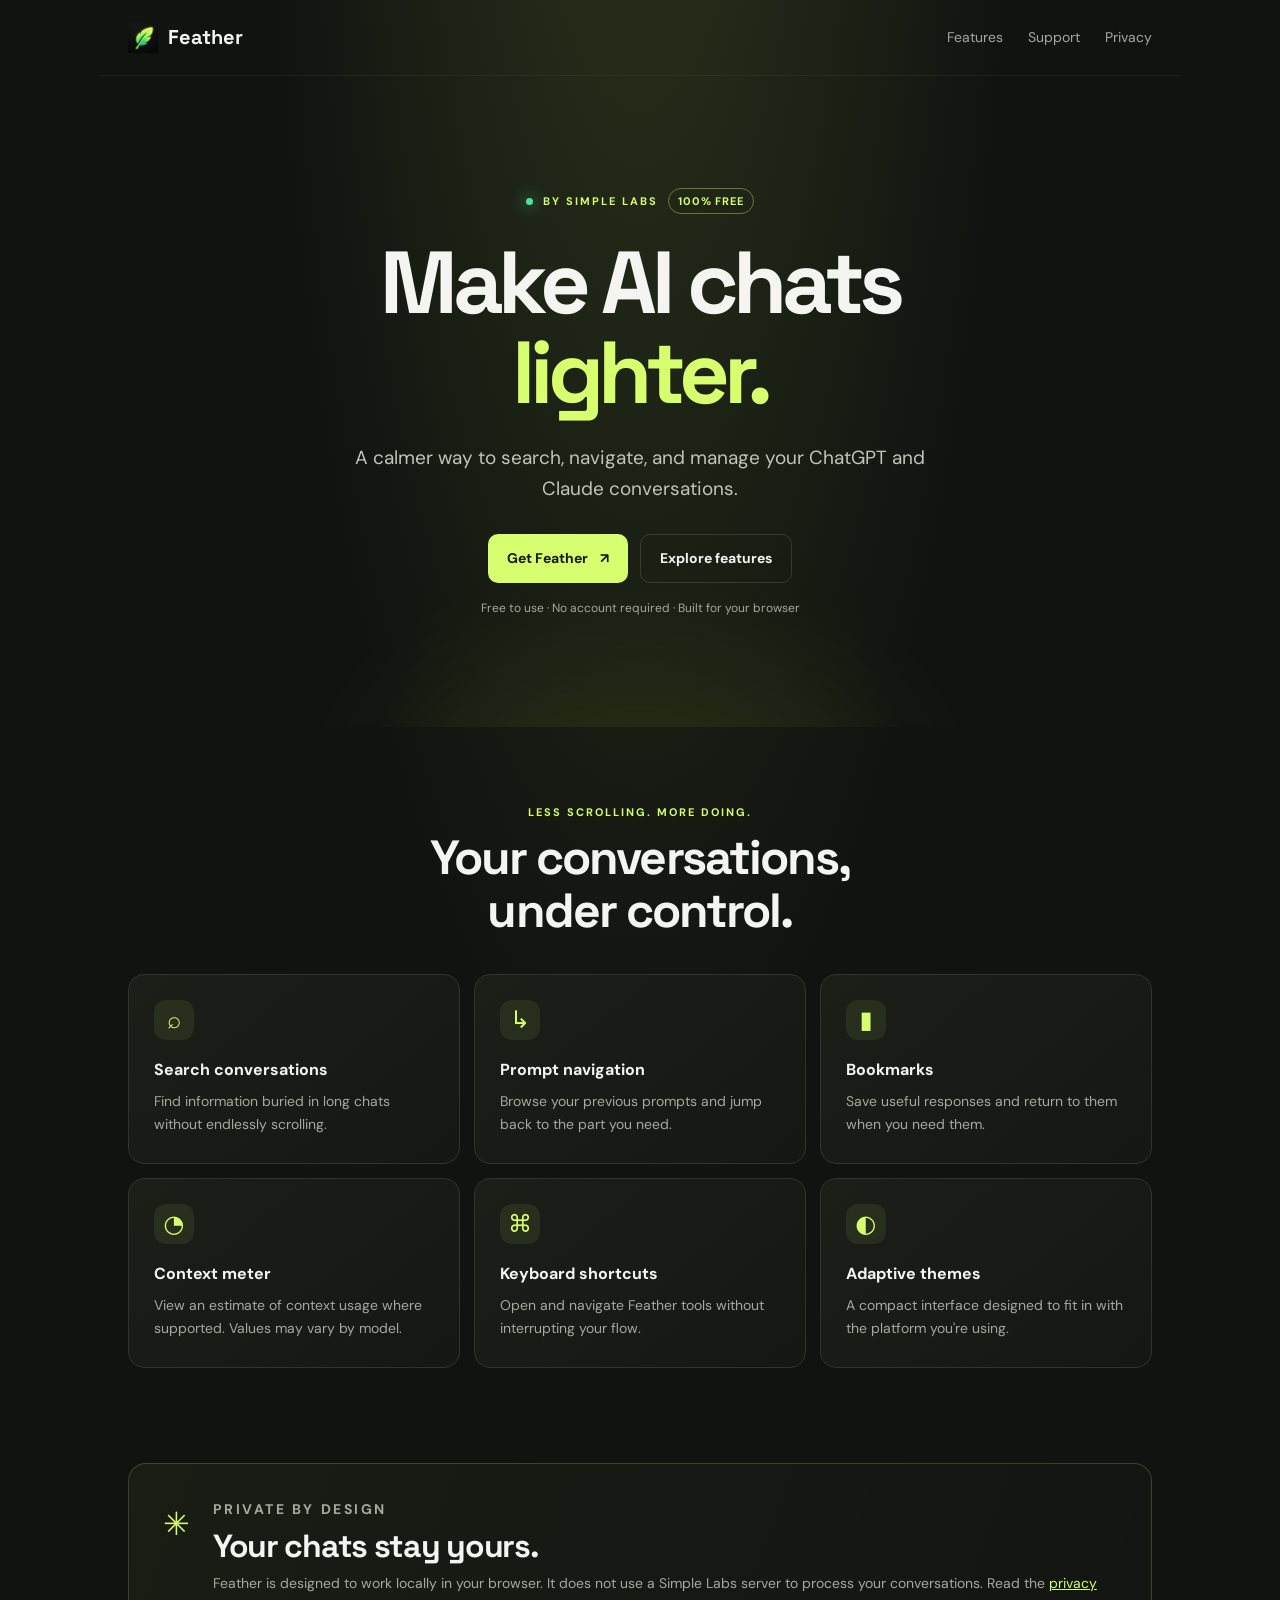
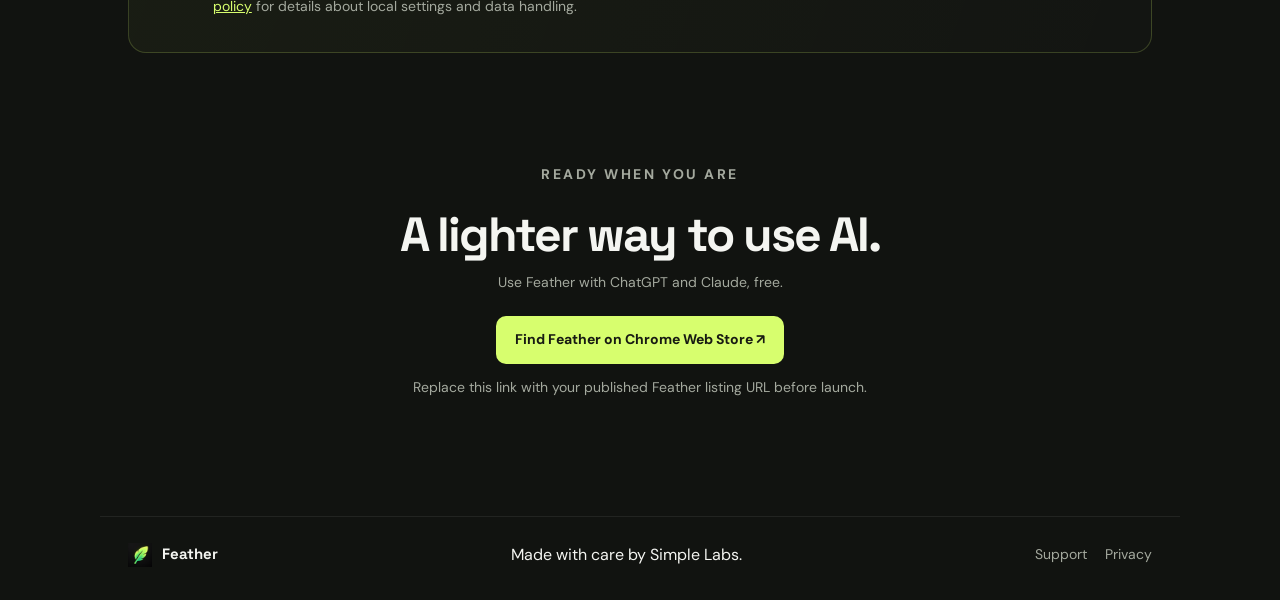
<file: index.html>
<!doctype html>
<html lang="en">
<head>
<meta charset="utf-8"><meta name="viewport" content="width=device-width,initial-scale=1">
<meta name="theme-color" content="#171916">
<meta name="description" content="Feather is a free, lightweight browser extension for ChatGPT and Claude with conversation search, prompt navigation, bookmarks, keyboard shortcuts and a context meter.">
<title>Feather — Make AI Chats Lighter | Simple Labs</title>
<link rel="icon" href="assets/feather-icon.png"><link rel="stylesheet" href="styles.css">
</head>
<body>
<header class="topbar"><a class="brand" href="index.html"><img src="assets/feather-icon.png" alt=""><span>Feather</span></a><nav><a href="#features">Features</a><a href="support.html">Support</a><a href="privacy.html">Privacy</a></nav></header>
<main>
<section class="hero">
<div class="eyebrow"><span class="dot"></span> BY SIMPLE LABS <span class="pill">100% FREE</span></div>
<h1>Make AI chats<br><span>lighter.</span></h1>
<p class="lead">A calmer way to search, navigate, and manage your ChatGPT and Claude conversations.</p>
<div class="actions"><a class="button primary" href="#install">Get Feather <span aria-hidden="true">↗</span></a><a class="button secondary" href="#features">Explore features</a></div>
<div class="hero-note">Free to use · No account required · Built for your browser</div>
<div class="glow"></div>
</section>
<section id="features" class="section">
<div class="section-heading"><p class="kicker">LESS SCROLLING. MORE DOING.</p><h2>Your conversations,<br>under control.</h2></div>
<div class="feature-grid">
<article class="feature"><div class="feature-icon">⌕</div><h3>Search conversations</h3><p>Find information buried in long chats without endlessly scrolling.</p></article>
<article class="feature"><div class="feature-icon">↳</div><h3>Prompt navigation</h3><p>Browse your previous prompts and jump back to the part you need.</p></article>
<article class="feature"><div class="feature-icon">▮</div><h3>Bookmarks</h3><p>Save useful responses and return to them when you need them.</p></article>
<article class="feature"><div class="feature-icon">◔</div><h3>Context meter</h3><p>View an estimate of context usage where supported. Values may vary by model.</p></article>
<article class="feature"><div class="feature-icon">⌘</div><h3>Keyboard shortcuts</h3><p>Open and navigate Feather tools without interrupting your flow.</p></article>
<article class="feature"><div class="feature-icon">◐</div><h3>Adaptive themes</h3><p>A compact interface designed to fit in with the platform you're using.</p></article>
</div>
</section>
<section class="privacy-band"><div class="privacy-mark">✳</div><div><p class="kicker">PRIVATE BY DESIGN</p><h2>Your chats stay yours.</h2><p>Feather is designed to work locally in your browser. It does not use a Simple Labs server to process your conversations. Read the <a href="privacy.html">privacy policy</a> for details about local settings and data handling.</p></div></section>
<section id="install" class="install"><p class="kicker">READY WHEN YOU ARE</p><h2>A lighter way to use AI.</h2><p>Use Feather with ChatGPT and Claude, free.</p><a class="button primary" href="https://chromewebstore.google.com/" rel="noopener">Find Feather on Chrome Web Store ↗</a><p class="small">Replace this link with your published Feather listing URL before launch.</p></section>
</main>
<footer><a class="brand small-brand" href="index.html"><img src="assets/feather-icon.png" alt=""><span>Feather</span></a><span>Made with care by Simple Labs.</span><div><a href="support.html">Support</a><a href="privacy.html">Privacy</a></div></footer>
</body></html>
</file>
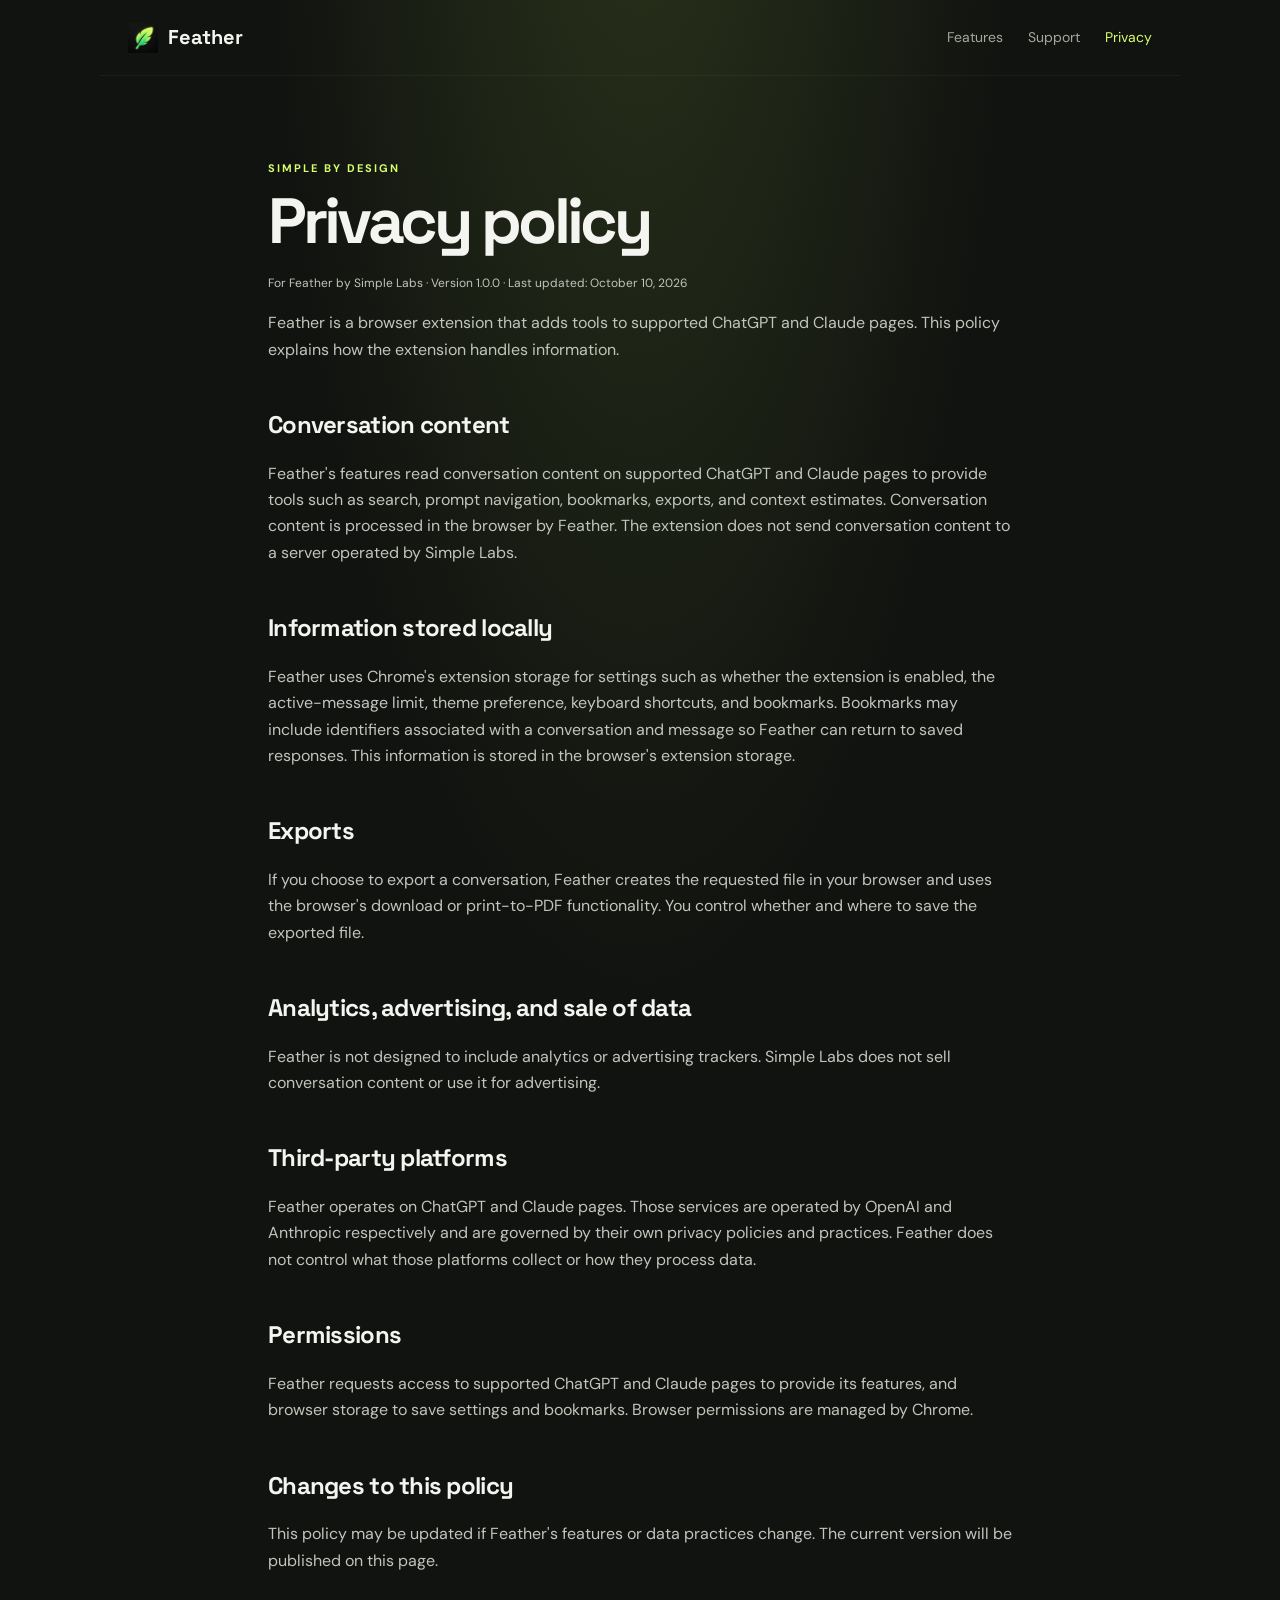
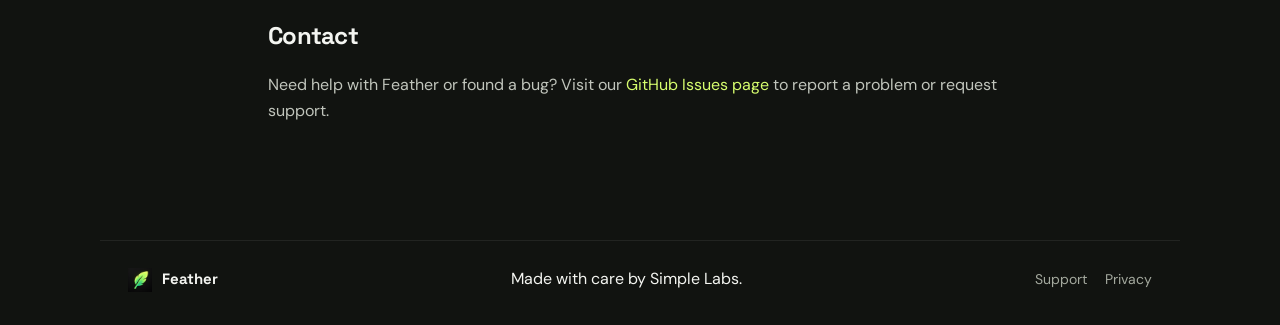
<file: privacy.html>
<!doctype html>
<html lang="en">
<head>
  <meta charset="utf-8">
  <meta name="viewport" content="width=device-width,initial-scale=1">
  <meta name="description" content="Privacy policy for Feather by Simple Labs.">
  <title>Privacy Policy — Feather</title>
  <link rel="icon" href="assets/feather-icon.png">
  <link rel="stylesheet" href="styles.css">
</head>
<body>
  <header class="topbar">
    <a class="brand" href="index.html">
      <img src="assets/feather-icon.png" alt="">
      <span>Feather</span>
    </a>
    <nav>
      <a href="index.html#features">Features</a>
      <a href="support.html">Support</a>
      <a class="active" href="privacy.html">Privacy</a>
    </nav>
  </header>

  <main class="document">
    <p class="kicker">SIMPLE BY DESIGN</p>
    <h1>Privacy policy</h1>
    <p class="muted">For Feather by Simple Labs · Version 1.0.0 · Last updated: October 10, 2026</p>

    <p>Feather is a browser extension that adds tools to supported ChatGPT and Claude pages. This policy explains how the extension handles information.</p>

    <h2>Conversation content</h2>
    <p>Feather's features read conversation content on supported ChatGPT and Claude pages to provide tools such as search, prompt navigation, bookmarks, exports, and context estimates. Conversation content is processed in the browser by Feather. The extension does not send conversation content to a server operated by Simple Labs.</p>

    <h2>Information stored locally</h2>
    <p>Feather uses Chrome's extension storage for settings such as whether the extension is enabled, the active-message limit, theme preference, keyboard shortcuts, and bookmarks. Bookmarks may include identifiers associated with a conversation and message so Feather can return to saved responses. This information is stored in the browser's extension storage.</p>

    <h2>Exports</h2>
    <p>If you choose to export a conversation, Feather creates the requested file in your browser and uses the browser's download or print-to-PDF functionality. You control whether and where to save the exported file.</p>

    <h2>Analytics, advertising, and sale of data</h2>
    <p>Feather is not designed to include analytics or advertising trackers. Simple Labs does not sell conversation content or use it for advertising.</p>

    <h2>Third-party platforms</h2>
    <p>Feather operates on ChatGPT and Claude pages. Those services are operated by OpenAI and Anthropic respectively and are governed by their own privacy policies and practices. Feather does not control what those platforms collect or how they process data.</p>

    <h2>Permissions</h2>
    <p>Feather requests access to supported ChatGPT and Claude pages to provide its features, and browser storage to save settings and bookmarks. Browser permissions are managed by Chrome.</p>

    <h2>Changes to this policy</h2>
    <p>This policy may be updated if Feather's features or data practices change. The current version will be published on this page.</p>

    <section>
      <h2>Contact</h2>
      <p>
        Need help with Feather or found a bug?
        Visit our
        <a href="https://github.com/thesimplelabs/feather/issues" target="_blank" rel="noopener noreferrer">GitHub Issues page</a>
        to report a problem or request support.
      </p>
    </section>
  </main>

  <footer>
    <a class="brand small-brand" href="index.html">
      <img src="assets/feather-icon.png" alt="">
      <span>Feather</span>
    </a>
    <span>Made with care by Simple Labs.</span>
    <div>
      <a href="support.html">Support</a>
      <a href="privacy.html">Privacy</a>
    </div>
  </footer>
</body>
</html>
</file>
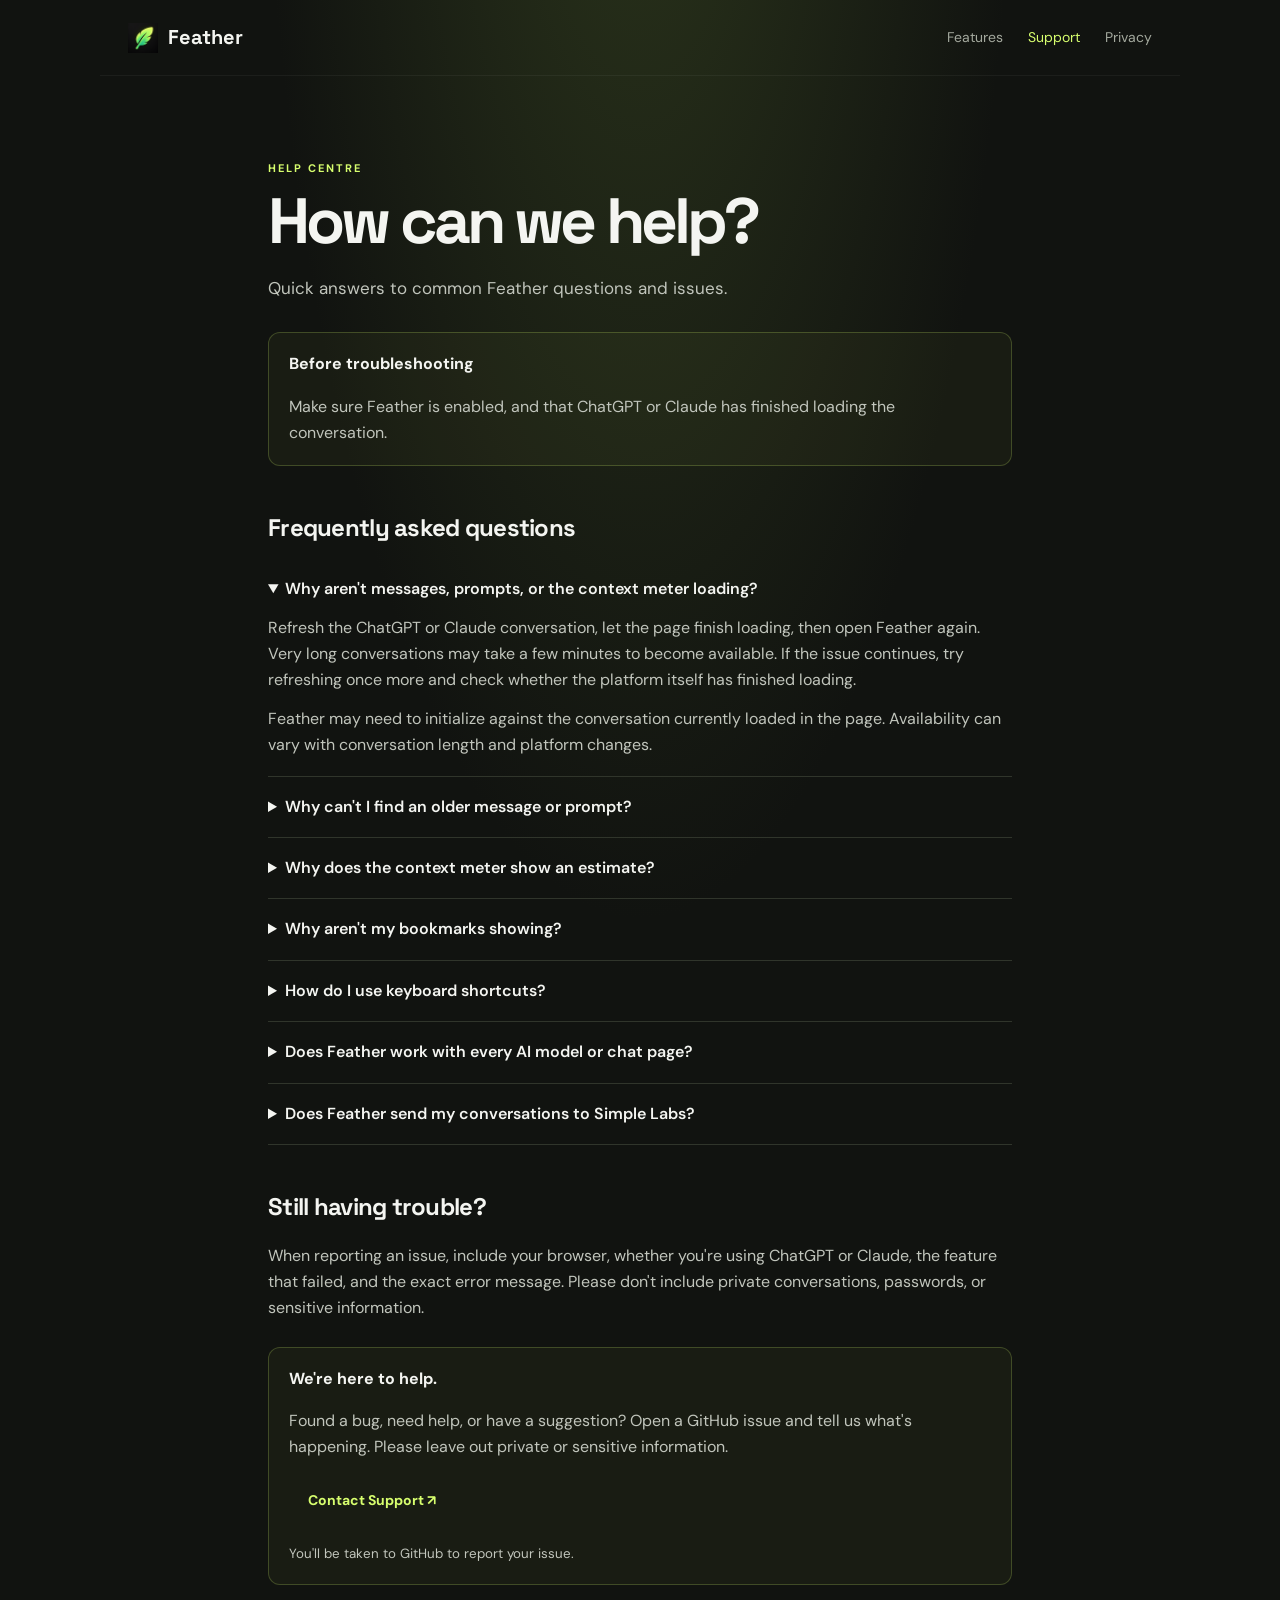
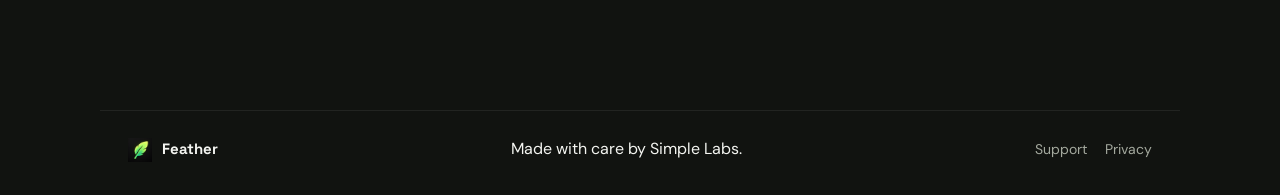
<file: support.html>
<!doctype html>
<html lang="en">
<head>
  <meta charset="utf-8">
  <meta name="viewport" content="width=device-width,initial-scale=1">
  <meta name="description" content="Feather support, troubleshooting and frequently asked questions.">
  <title>Support & FAQ — Feather</title>
  <link rel="icon" href="assets/feather-icon.png">
  <link rel="stylesheet" href="styles.css">
</head>
<body>
  <header class="topbar">
    <a class="brand" href="index.html">
      <img src="assets/feather-icon.png" alt="">
      <span>Feather</span>
    </a>
    <nav>
      <a href="index.html#features">Features</a>
      <a class="active" href="support.html">Support</a>
      <a href="privacy.html">Privacy</a>
    </nav>
  </header>

  <main class="document">
    <p class="kicker">HELP CENTRE</p>
    <h1>How can we help?</h1>
    <p class="lead">Quick answers to common Feather questions and issues.</p>

    <div class="notice">
      <strong>Before troubleshooting</strong>
      <p>Make sure Feather is enabled, and that ChatGPT or Claude has finished loading the conversation.</p>
    </div>

    <h2>Frequently asked questions</h2>

    <details open>
      <summary>Why aren't messages, prompts, or the context meter loading?</summary>
      <p>Refresh the ChatGPT or Claude conversation, let the page finish loading, then open Feather again. Very long conversations may take a few minutes to become available. If the issue continues, try refreshing once more and check whether the platform itself has finished loading.</p>
      <p>Feather may need to initialize against the conversation currently loaded in the page. Availability can vary with conversation length and platform changes.</p>
    </details>

    <details>
      <summary>Why can't I find an older message or prompt?</summary>
      <p>Feather can only search the conversation data it has successfully accessed. Wait for the page and Feather to finish initializing, then try again. If older messages are not available to Feather, the result may not appear.</p>
    </details>

    <details>
      <summary>Why does the context meter show an estimate?</summary>
      <p>Context usage can depend on the selected model, system instructions, attachments, platform-side processing, and tokenization. Feather's display is an estimate and may not match the platform's internal count exactly. Model limits can change over time.</p>
    </details>

    <details>
      <summary>Why aren't my bookmarks showing?</summary>
      <p>Bookmarks are stored in the browser's extension storage and associated with a conversation. Check that you're using the same browser profile and that Feather is still installed and enabled. Removing extension data or the extension itself may remove saved settings or bookmarks.</p>
    </details>

    <details>
      <summary>How do I use keyboard shortcuts?</summary>
      <p>Open Feather's interface and check its shortcut information for the current bindings. Browser or operating-system shortcuts may take precedence, and shortcuts can vary based on browser settings.</p>
    </details>

    <details>
      <summary>Does Feather work with every AI model or chat page?</summary>
      <p>Feather is designed for supported ChatGPT and Claude conversation pages. Site updates can change how conversations are structured, so a feature may temporarily behave differently after a platform update.</p>
    </details>

    <details>
      <summary>Does Feather send my conversations to Simple Labs?</summary>
      <p>Feather is designed to process conversation content in your browser and does not use a Simple Labs server to process chats. See the <a href="privacy.html">privacy policy</a> for details about the data Feather stores locally.</p>
    </details>

    <h2>Still having trouble?</h2>
    <p>When reporting an issue, include your browser, whether you're using ChatGPT or Claude, the feature that failed, and the exact error message. Please don't include private conversations, passwords, or sensitive information.</p>

    <div class="notice">
      <strong>We're here to help.</strong>
      <p>Found a bug, need help, or have a suggestion? Open a GitHub issue and tell us what's happening. Please leave out private or sensitive information.</p>
      <p>
        <a
          href="https://github.com/thesimplelabs/feather/issues"
          target="_blank"
          rel="noopener noreferrer"
          class="button"
        >Contact Support ↗</a>
      </p>
      <p><small>You'll be taken to GitHub to report your issue.</small></p>
    </div>
  </main>

  <footer>
    <a class="brand small-brand" href="index.html">
      <img src="assets/feather-icon.png" alt="">
      <span>Feather</span>
    </a>
    <span>Made with care by Simple Labs.</span>
    <div>
      <a href="support.html">Support</a>
      <a href="privacy.html">Privacy</a>
    </div>
  </footer>
</body>
</html>
</file>
<file: styles.css>
@import url('https://fonts.googleapis.com/css2?family=DM+Sans:wght@400;500;600;700&family=Space+Grotesk:wght@400;500;600;700&display=swap');
:root{color-scheme:dark;--bg:#111310;--panel:#1a1d18;--text:#f4f5f1;--muted:#a4a99e;--lime:#d7fe6e;--green:#4fe29a;--line:#30352b;--max:1080px}
*{box-sizing:border-box}html{scroll-behavior:smooth}body{margin:0;background:radial-gradient(ellipse at 50% -20%,#2c361c 0,transparent 42%),var(--bg);color:var(--text);font-family:"DM Sans",system-ui,sans-serif;line-height:1.65}a{color:var(--lime);text-decoration:none}a:hover{text-decoration:underline}.topbar{height:76px;max-width:var(--max);margin:auto;padding:0 28px;display:flex;align-items:center;justify-content:space-between;border-bottom:1px solid #ffffff0c}.brand{display:flex;align-items:center;gap:10px;color:var(--text);font-family:"Space Grotesk",sans-serif;font-size:20px;font-weight:700}.brand img{width:30px;height:30px;object-fit:contain}.topbar nav{display:flex;gap:25px}.topbar nav a,footer a{color:var(--muted);font-size:14px}.topbar nav a.active,.topbar nav a:hover{color:var(--lime)}.hero{position:relative;overflow:hidden;text-align:center;padding:112px 24px 108px;max-width:var(--max);margin:auto}.eyebrow,.kicker{font-size:11px;letter-spacing:.18em;font-weight:700;color:var(--lime)}.eyebrow{display:flex;justify-content:center;align-items:center;gap:10px}.dot{width:7px;height:7px;border-radius:50%;background:var(--green);box-shadow:0 0 15px var(--green)}.pill{border:1px solid #d7fe6e60;border-radius:99px;padding:3px 9px;letter-spacing:.08em}.hero h1,.document h1{font-family:"Space Grotesk",sans-serif;font-size:clamp(48px,8vw,88px);line-height:1.02;letter-spacing:-.06em;margin:24px 0}.hero h1 span{color:var(--lime)}.lead{max-width:620px;margin:0 auto;color:#c0c5ba;font-size:19px}.actions{display:flex;justify-content:center;gap:12px;margin:30px 0 16px}.button{display:inline-flex;align-items:center;gap:12px;border-radius:10px;padding:12px 19px;font-weight:700;font-size:14px}.primary{background:var(--lime);color:#171a12}.primary:hover{background:#e4ff9c;text-decoration:none}.secondary{border:1px solid #ffffff20;color:var(--text)}.secondary:hover{background:#ffffff09;text-decoration:none}.hero-note,.small,.muted{font-size:12px;color:var(--muted)}.glow{pointer-events:none;position:absolute;width:500px;height:220px;border-radius:50%;background:#b4ff3c15;filter:blur(70px);left:calc(50% - 250px);bottom:-160px;z-index:-1}.section{max-width:var(--max);margin:auto;padding:65px 28px 95px}.section-heading{text-align:center;margin-bottom:36px}.section-heading h2,.privacy-band h2,.install h2{font-family:"Space Grotesk",sans-serif;font-size:clamp(32px,4vw,48px);line-height:1.1;letter-spacing:-.04em;margin:8px 0}.feature-grid{display:grid;grid-template-columns:repeat(3,1fr);gap:14px}.feature{background:linear-gradient(140deg,#1b1f18,#151713);border:1px solid var(--line);border-radius:16px;padding:25px;min-height:190px}.feature-icon{display:grid;place-items:center;width:40px;height:40px;border-radius:12px;background:#d7fe6e13;color:var(--lime);font-size:24px;margin-bottom:17px}.feature h3{font-size:16px;margin:0 0 7px}.feature p,.privacy-band p,.install p{font-size:14px;color:var(--muted);margin:0}.privacy-band{max-width:1024px;margin:0 auto 90px;padding:34px;display:flex;gap:23px;align-items:flex-start;border:1px solid #d7fe6e30;border-radius:18px;background:linear-gradient(110deg,#d7fe6e0b,#ffffff03)}.privacy-mark{color:var(--lime);font-size:32px}.privacy-band h2{font-size:32px}.privacy-band a{ text-decoration:underline}.install{text-align:center;padding:10px 24px 95px}.install p{margin:10px 0 22px}.install .small{margin-top:12px}footer{max-width:var(--max);margin:auto;padding:25px 28px 32px;border-top:1px solid #ffffff12;display:flex;align-items:center;justify-content:space-between;gap:20px}.small-brand{font-size:15px}.small-brand img{width:24px;height:24px}footer div{display:flex;gap:18px}.document{max-width:800px;min-height:70vh;margin:0 auto;padding:72px 28px 100px}.document h1{font-size:clamp(42px,7vw,64px);margin:12px 0 20px}.document .lead{margin:0 0 30px;font-size:17px}.document h2{font-family:"Space Grotesk",sans-serif;font-size:24px;letter-spacing:-.03em;margin:42px 0 12px}.document p{color:#c1c5bc}.document .kicker{color:var(--lime)}.notice{padding:18px 20px;background:#d7fe6e0a;border:1px solid #d7fe6e35;border-radius:12px;margin:25px 0}.notice p{margin-bottom:0}.document details{border-bottom:1px solid var(--line);padding:17px 0}.document summary{font-weight:600;cursor:pointer}.document details p{margin:12px 0 0}.document details a{ text-decoration:underline}
@media(max-width:700px){.topbar{padding:0 18px;height:66px}.topbar nav{gap:13px}.topbar nav a{font-size:12px}.hero{padding:85px 20px}.lead{font-size:16px}.feature-grid{grid-template-columns:1fr}.section{padding:45px 18px 65px}.feature{min-height:0}.privacy-band{margin:0 18px 60px;padding:24px;gap:14px}.privacy-band h2{font-size:26px}footer{padding:24px 18px;flex-wrap:wrap}footer>span{order:3;width:100%}.document{padding:50px 20px 70px}.actions{flex-wrap:wrap}}
</file>
